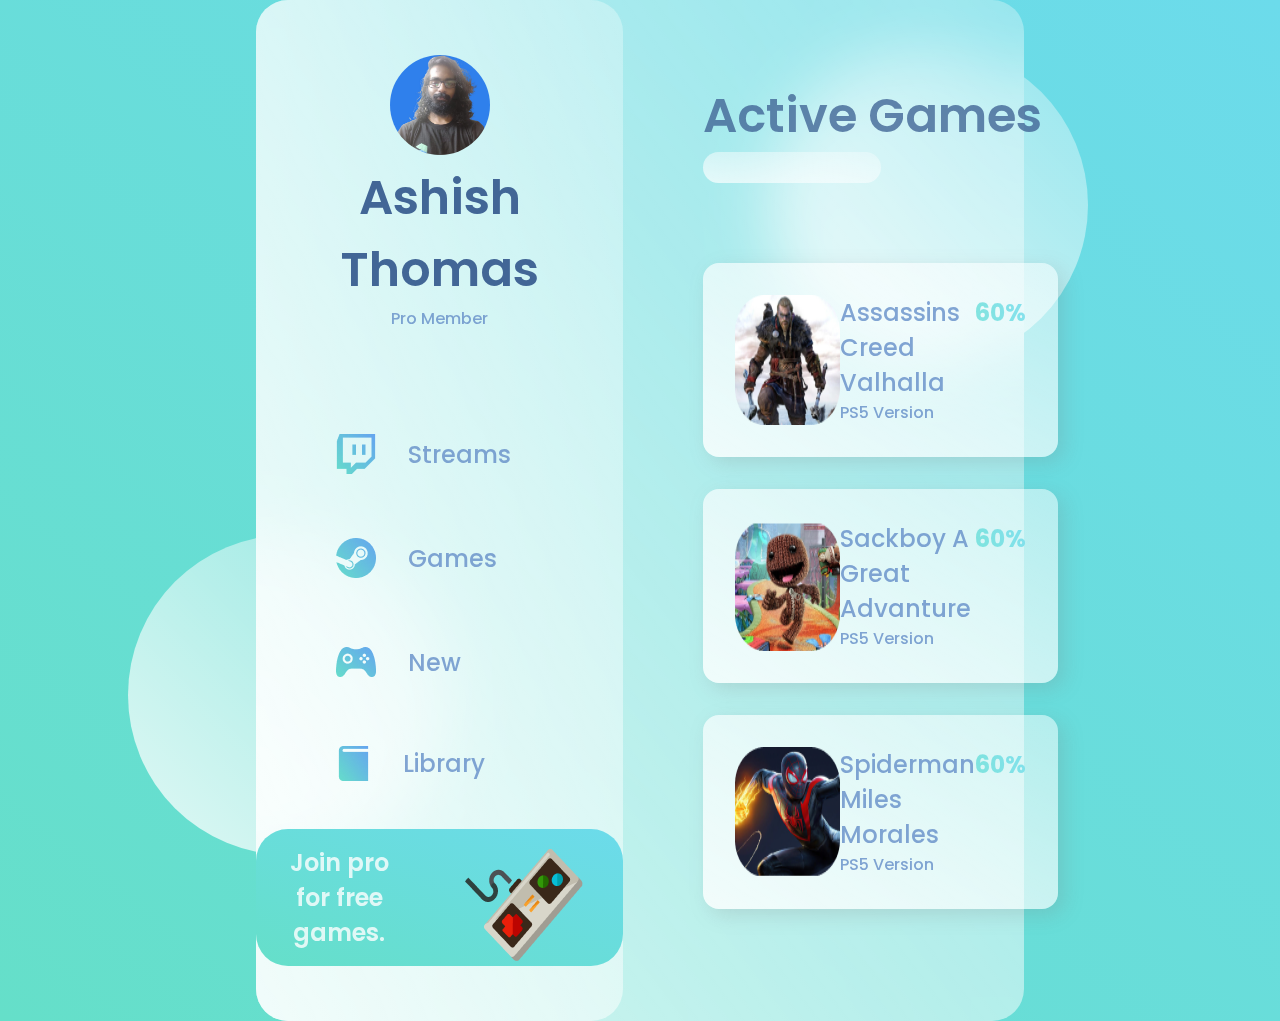
<file: glass-website/index.html>
<!DOCTYPE html>
<html lang="en">
<head>
    <meta charset="UTF-8">
    <meta http-equiv="X-UA-Compatible" content="IE=edge">
    <meta name="viewport" content="width=device-width, initial-scale=1.0">
    <link rel="preconnect" href="https://fonts.googleapis.com">
<link rel="preconnect" href="https://fonts.gstatic.com" crossorigin>
<link href="https://fonts.googleapis.com/css2?family=Poppins:wght@400;500;700&display=swap" rel="stylesheet">
    <link rel="stylesheet" href="styles.css">
    <title>Document</title>
</head>
<body>
    <main>
        <section class="glass">
<div class="dashboard">
    <div class="user">
        <img src="./images/avatar.png" alt="" />
        <h3>Ashish Thomas</h3>
        <p>Pro Member</p>
    </div>
    <div class="links">
            <div class="link">
                <img src="./images/twitch.png" alt="" />
                <h2>Streams</h2>
              </div>
              <div class="link">
                <img src="./images/steam.png" alt="" />
                <h2>Games</h2>
              </div>
              <div class="link">
                <img src="./images/upcoming.png" alt="" />
                <h2>New</h2>
              </div>
              <div class="link">
                <img src="./images/library.png" alt="" />
                <h2>Library</h2>
              </div>
        <div class="pro">
            <h2>Join pro for free games.</h2>
            <img src="./images/controller.png" alt="">
        </div>
    </div>
</div>
<div class="games">
    <div class="status">
        <h1>Active Games</h1>
        <input type="text">
    </div>
    <div class="cards">
        <div class="card">
          <img src="./images/assassins.png" alt="" />
          <div class="card-info">
            <h2>Assassins Creed Valhalla</h2>
            <p>PS5 Version</p>
            <div class="progress"></div>
          </div>
          <h2 class="percentage">60%</h2>
        </div>
        <div class="card">
          <img src="./images/sackboy.png" alt="" />
          <div class="card-info">
            <h2>Sackboy A Great Advanture</h2>
            <p>PS5 Version</p>
            <div class="progress"></div>
          </div>
          <h2 class="percentage">60%</h2>
        </div>
        <div class="card">
          <img src="./images/spiderman.png" alt="" />
          <div class="card-info">
            <h2>Spiderman Miles Morales</h2>
            <p>PS5 Version</p>
            <div class="progress"></div>
          </div>
          <h2 class="percentage">60%</h2>
        </div>
      </div>    
</div>
        </section>
    </main>
    <div class="circle1"></div>
    <div class="circle2"></div>
</body>
</html>
</file>
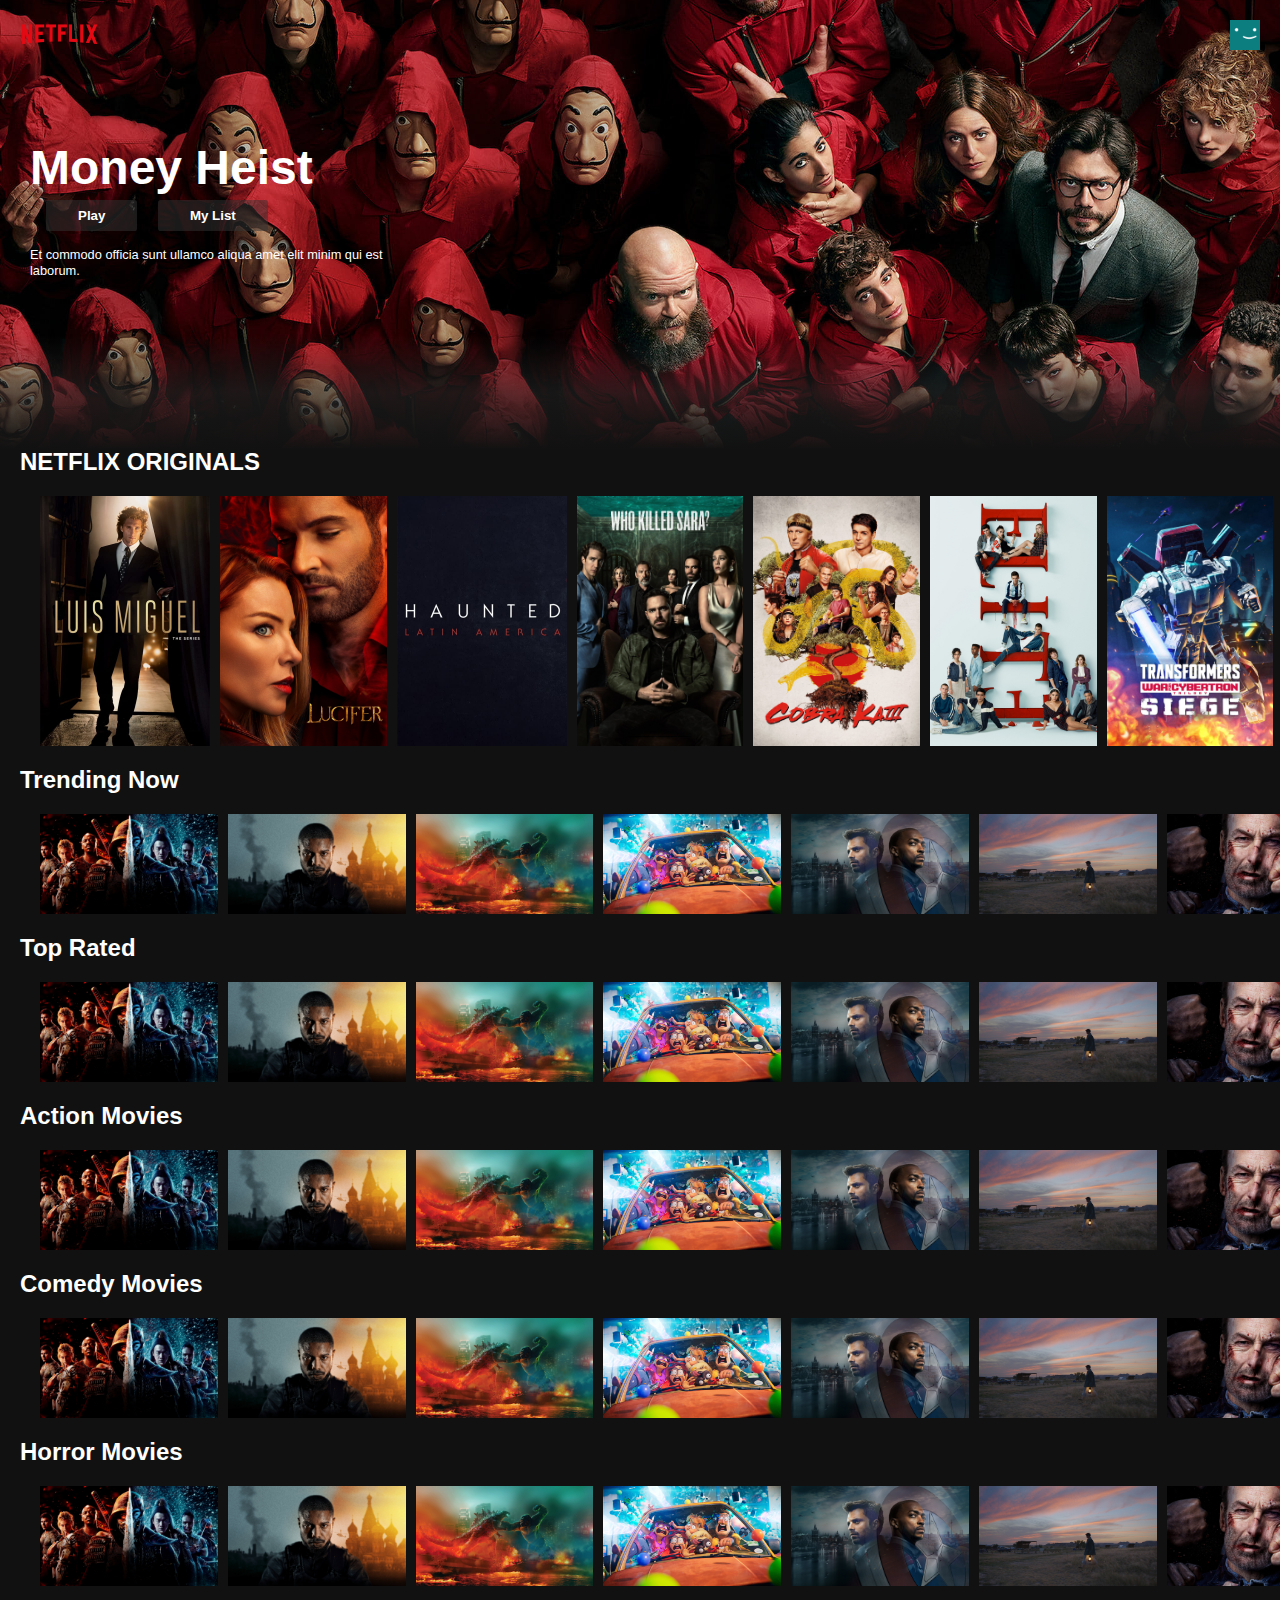
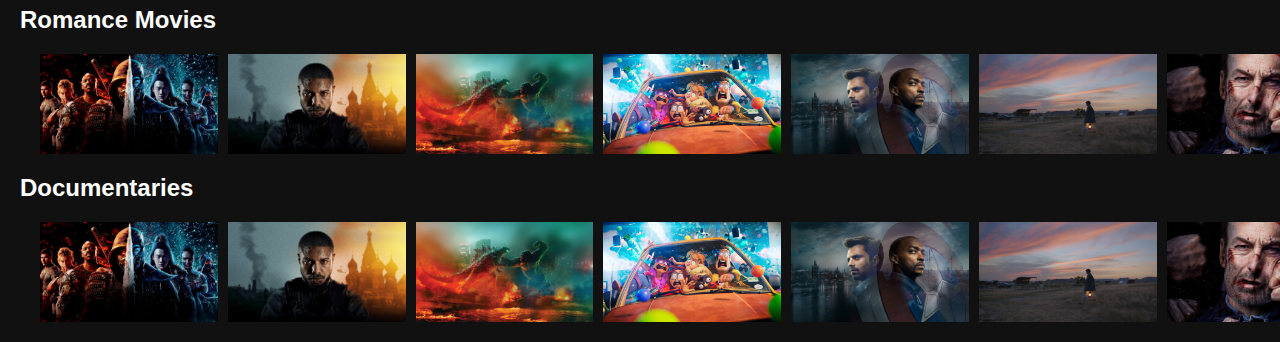
<file: netflix-clone/index.html>
<!DOCTYPE html>
<html lang="en">
<head>
    <meta charset="UTF-8">
    <meta http-equiv="X-UA-Compatible" content="IE=edge">
    <meta name="viewport" content="width=device-width, initial-scale=1.0">
    <title>Netflix Clone</title>
<link rel="stylesheet" href="styles.css">

</head>
<body>
<div class="nav" id="nav">
    <img src="images/netflix-logo.png" alt="" class="nav__logo">
    <img src="images/netflix-avatar.png" alt="" class="nav__avatar">
</div>
    <!-- Header -->
    <div class="banner">
        <div class="banner__contents">
            <h1 class="banner_title">
                Money Heist
            </h1>
            <div class="banner__buttons">
                <button class="banner__button">
                    Play
                </button>
                <button class="banner__button">
                    My List
                </button>
            </div>
            <div class="banner_description">
                Et commodo officia sunt ullamco aliqua amet elit minim qui est laborum.
            </div>
        </div>
        <div class="banner--fadeBottom"></div>

    </div>
    <!-- Netflix Originals -->
    <div class="row">
        <h2>NETFLIX ORIGINALS</h2>
        <div class="row__posters">
            <img src="images/large-movie1.jpg" alt="" class="row__poster row__posterLarge">
            <img src="images/large-movie2.jpg" alt="" class="row__poster row__posterLarge">
            <img src="images/large-movie3.jpg" alt="" class="row__poster row__posterLarge">
            <img src="images/large-movie4.jpg" alt="" class="row__poster row__posterLarge">
            <img src="images/large-movie5.jpg" alt="" class="row__poster row__posterLarge">
            <img src="images/large-movie6.jpg" alt="" class="row__poster row__posterLarge">
            <img src="images/large-movie7.jpg" alt="" class="row__poster row__posterLarge">
            <img src="images/large-movie8.jpg" alt="" class="row__poster row__posterLarge">
            <img src="images/large-movie1.jpg" alt="" class="row__poster row__posterLarge">
            <img src="images/large-movie2.jpg" alt="" class="row__poster row__posterLarge">
            <img src="images/large-movie3.jpg" alt="" class="row__poster row__posterLarge">
            <img src="images/large-movie4.jpg" alt="" class="row__poster row__posterLarge">
            <img src="images/large-movie5.jpg" alt="" class="row__poster row__posterLarge">
            <img src="images/large-movie6.jpg" alt="" class="row__poster row__posterLarge">
            <img src="images/large-movie7.jpg" alt="" class="row__poster row__posterLarge">
            <img src="images/large-movie8.jpg" alt="" class="row__poster row__posterLarge">
        </div>
    </div>
    <!-- Trending Now -->
    <div class="row">
        <h2>Trending Now</h2>
        <div class="row__posters">
            <img src="images/small-movie1.jpg" alt="" class="row__poster">
            <img src="images/small-movie2.jpg" alt="" class="row__poster">
            <img src="images/small-movie3.jpg" alt="" class="row__poster">
            <img src="images/small-movie4.jpg" alt="" class="row__poster">
            <img src="images/small-movie5.jpg" alt="" class="row__poster">
            <img src="images/small-movie6.jpg" alt="" class="row__poster">
            <img src="images/small-movie7.jpg" alt="" class="row__poster">
            <img src="images/small-movie8.jpg" alt="" class="row__poster">
            <img src="images/small-movie1.jpg" alt="" class="row__poster">
            <img src="images/small-movie2.jpg" alt="" class="row__poster">
            <img src="images/small-movie3.jpg" alt="" class="row__poster">
            <img src="images/small-movie4.jpg" alt="" class="row__poster">
            <img src="images/small-movie5.jpg" alt="" class="row__poster">
            <img src="images/small-movie6.jpg" alt="" class="row__poster">
            <img src="images/small-movie7.jpg" alt="" class="row__poster">
            <img src="images/small-movie8.jpg" alt="" class="row__poster">
        </div>
    </div>
    <!-- Top Rated -->
    <div class="row">
        <h2>Top Rated</h2>
        <div class="row__posters">
            <img src="images/small-movie1.jpg" alt="" class="row__poster">
            <img src="images/small-movie2.jpg" alt="" class="row__poster">
            <img src="images/small-movie3.jpg" alt="" class="row__poster">
            <img src="images/small-movie4.jpg" alt="" class="row__poster">
            <img src="images/small-movie5.jpg" alt="" class="row__poster">
            <img src="images/small-movie6.jpg" alt="" class="row__poster">
            <img src="images/small-movie7.jpg" alt="" class="row__poster">
            <img src="images/small-movie8.jpg" alt="" class="row__poster">
            <img src="images/small-movie1.jpg" alt="" class="row__poster">
            <img src="images/small-movie2.jpg" alt="" class="row__poster">
            <img src="images/small-movie3.jpg" alt="" class="row__poster">
            <img src="images/small-movie4.jpg" alt="" class="row__poster">
            <img src="images/small-movie5.jpg" alt="" class="row__poster">
            <img src="images/small-movie6.jpg" alt="" class="row__poster">
            <img src="images/small-movie7.jpg" alt="" class="row__poster">
            <img src="images/small-movie8.jpg" alt="" class="row__poster">
        </div>
    </div>
    <!-- Action Movies -->
    <div class="row">
        <h2>Action Movies</h2>
        <div class="row__posters">
            <img src="images/small-movie1.jpg" alt="" class="row__poster">
            <img src="images/small-movie2.jpg" alt="" class="row__poster">
            <img src="images/small-movie3.jpg" alt="" class="row__poster">
            <img src="images/small-movie4.jpg" alt="" class="row__poster">
            <img src="images/small-movie5.jpg" alt="" class="row__poster">
            <img src="images/small-movie6.jpg" alt="" class="row__poster">
            <img src="images/small-movie7.jpg" alt="" class="row__poster">
            <img src="images/small-movie8.jpg" alt="" class="row__poster">
            <img src="images/small-movie1.jpg" alt="" class="row__poster">
            <img src="images/small-movie2.jpg" alt="" class="row__poster">
            <img src="images/small-movie3.jpg" alt="" class="row__poster">
            <img src="images/small-movie4.jpg" alt="" class="row__poster">
            <img src="images/small-movie5.jpg" alt="" class="row__poster">
            <img src="images/small-movie6.jpg" alt="" class="row__poster">
            <img src="images/small-movie7.jpg" alt="" class="row__poster">
            <img src="images/small-movie8.jpg" alt="" class="row__poster">
        </div>
    </div>
    <!-- Comedy Movies -->
    <div class="row">
        <h2>Comedy Movies</h2>
        <div class="row__posters">
            <img src="images/small-movie1.jpg" alt="" class="row__poster">
            <img src="images/small-movie2.jpg" alt="" class="row__poster">
            <img src="images/small-movie3.jpg" alt="" class="row__poster">
            <img src="images/small-movie4.jpg" alt="" class="row__poster">
            <img src="images/small-movie5.jpg" alt="" class="row__poster">
            <img src="images/small-movie6.jpg" alt="" class="row__poster">
            <img src="images/small-movie7.jpg" alt="" class="row__poster">
            <img src="images/small-movie8.jpg" alt="" class="row__poster">
            <img src="images/small-movie1.jpg" alt="" class="row__poster">
            <img src="images/small-movie2.jpg" alt="" class="row__poster">
            <img src="images/small-movie3.jpg" alt="" class="row__poster">
            <img src="images/small-movie4.jpg" alt="" class="row__poster">
            <img src="images/small-movie5.jpg" alt="" class="row__poster">
            <img src="images/small-movie6.jpg" alt="" class="row__poster">
            <img src="images/small-movie7.jpg" alt="" class="row__poster">
            <img src="images/small-movie8.jpg" alt="" class="row__poster">
        </div>
    </div>

        <!-- Horror Movies -->
        <div class="row">
            <h2>Horror Movies</h2>
            <div class="row__posters">
                <img src="images/small-movie1.jpg" alt="" class="row__poster">
                <img src="images/small-movie2.jpg" alt="" class="row__poster">
                <img src="images/small-movie3.jpg" alt="" class="row__poster">
                <img src="images/small-movie4.jpg" alt="" class="row__poster">
                <img src="images/small-movie5.jpg" alt="" class="row__poster">
                <img src="images/small-movie6.jpg" alt="" class="row__poster">
                <img src="images/small-movie7.jpg" alt="" class="row__poster">
                <img src="images/small-movie8.jpg" alt="" class="row__poster">
                <img src="images/small-movie1.jpg" alt="" class="row__poster">
                <img src="images/small-movie2.jpg" alt="" class="row__poster">
                <img src="images/small-movie3.jpg" alt="" class="row__poster">
                <img src="images/small-movie4.jpg" alt="" class="row__poster">
                <img src="images/small-movie5.jpg" alt="" class="row__poster">
                <img src="images/small-movie6.jpg" alt="" class="row__poster">
                <img src="images/small-movie7.jpg" alt="" class="row__poster">
                <img src="images/small-movie8.jpg" alt="" class="row__poster">
            </div>
        </div>


        
        <!-- Romance Movies -->
        <div class="row">
            <h2>Romance Movies</h2>
            <div class="row__posters">
                <img src="images/small-movie1.jpg" alt="" class="row__poster">
                <img src="images/small-movie2.jpg" alt="" class="row__poster">
                <img src="images/small-movie3.jpg" alt="" class="row__poster">
                <img src="images/small-movie4.jpg" alt="" class="row__poster">
                <img src="images/small-movie5.jpg" alt="" class="row__poster">
                <img src="images/small-movie6.jpg" alt="" class="row__poster">
                <img src="images/small-movie7.jpg" alt="" class="row__poster">
                <img src="images/small-movie8.jpg" alt="" class="row__poster">
                <img src="images/small-movie1.jpg" alt="" class="row__poster">
                <img src="images/small-movie2.jpg" alt="" class="row__poster">
                <img src="images/small-movie3.jpg" alt="" class="row__poster">
                <img src="images/small-movie4.jpg" alt="" class="row__poster">
                <img src="images/small-movie5.jpg" alt="" class="row__poster">
                <img src="images/small-movie6.jpg" alt="" class="row__poster">
                <img src="images/small-movie7.jpg" alt="" class="row__poster">
                <img src="images/small-movie8.jpg" alt="" class="row__poster">
            </div>
        </div>

                <!-- Documentaries -->
                <div class="row">
                    <h2>Documentaries</h2>
                    <div class="row__posters">
                        <img src="images/small-movie1.jpg" alt="" class="row__poster">
                        <img src="images/small-movie2.jpg" alt="" class="row__poster">
                        <img src="images/small-movie3.jpg" alt="" class="row__poster">
                        <img src="images/small-movie4.jpg" alt="" class="row__poster">
                        <img src="images/small-movie5.jpg" alt="" class="row__poster">
                        <img src="images/small-movie6.jpg" alt="" class="row__poster">
                        <img src="images/small-movie7.jpg" alt="" class="row__poster">
                        <img src="images/small-movie8.jpg" alt="" class="row__poster">
                        <img src="images/small-movie1.jpg" alt="" class="row__poster">
                        <img src="images/small-movie2.jpg" alt="" class="row__poster">
                        <img src="images/small-movie3.jpg" alt="" class="row__poster">
                        <img src="images/small-movie4.jpg" alt="" class="row__poster">
                        <img src="images/small-movie5.jpg" alt="" class="row__poster">
                        <img src="images/small-movie6.jpg" alt="" class="row__poster">
                        <img src="images/small-movie7.jpg" alt="" class="row__poster">
                        <img src="images/small-movie8.jpg" alt="" class="row__poster">
                    </div>
                </div>
    

<script>
    const nav = document.getElementById('nav');
    window.addEventListener('scroll',()=>{
        if(window.scrollY>=100){
            nav.classList.add('nav__black')
        }else{
            nav.classList.remove('nav__black')
        }
    })
</script>

</body>
</html>
</file>
<file: glass-website/styles.css>
*{
    margin: 0;
    padding: 0;
    box-sizing: border-box;
}

h1{
    font-weight: 600;
    font-size: 3rem;
    opacity: .8;
    color: #426696;
}
h2,
p{
    font-weight: 500;
    opacity: .8;
    color: #658ec8;
}

h3{
    font-weight: 600;
    font-size: 3rem;
    color: #426696;   
}

main{
    font-family: "Poppins", sans-serif;
    min-height: 100vh;
    background: linear-gradient(to right top,#65dfc9,#6cdbeb);
    display: flex;
    align-items: center;
    justify-content: center;
}

.glass {
    background:white;
    min-height: 80vh;
    width: 60%;
    background: linear-gradient(to right top,rgba(255,255,255,0.7),rgba(255,255,255,0.3));
    border-radius: 2rem;
    z-index: 2;
    backdrop-filter: blur(2rem);
    display: flex;
}

.circle1,
.circle2{
    background: white;
    background: linear-gradient(to right top,rgba(255,255,255,0.8),rgba(255,255,255,0.3));
    height: 20rem;
    width: 20rem;
    position: absolute;
    border-radius: 50%;
}

.circle1{
    top:5%;
    right: 15%;
}

.circle2{
    bottom: 5%;
    left: 10%;
}

.dashboard{
    flex: 1;
    display: flex;
    flex-direction: column;
    align-items: center;
    background: linear-gradient(to right top,rgba(255,255,255,0.7),rgba(255,255,255,0.3));
    justify-content: space-evenly;
    text-align: center;
    border-radius: 2rem;
}

.link{
    display: flex;
    margin:2rem 0rem;
    padding: 1rem 5rem;
    align-items: center;
}
.link h2{
    padding: 0rem 2rem;
}

.games{
    flex: 2;
}
.pro{
    color: white;
    border-radius: 2rem;
    background: linear-gradient(to right top,#65dfc9,#6cdbeb);
    padding: 1rem;
    position: relative;
}
.user img{
width: 100px;
height: 100px;
border-radius: 100%;
}
.pro img{
    position: absolute;
    top: -10%;
    right: 10%;
}

.pro h2{
    width: 40%;
    color: white;
    font-weight: 600;
}
/* Games */
.status{
    margin-bottom: 3rem;
}


.status input{
    width: 50%;
    padding: 0.5rem;
    border: none;
    border-radius: 2rem;
    background: linear-gradient(to right top,rgba(255,255,255,0.7),rgba(255,255,255,0.3));
}

.games{
    margin: 5rem;
    display: flex;
    flex-direction: column;
    justify-content: space-evenly;
}

.card{
    justify-content: space-between;
    padding: 2rem;
    margin: 2rem 0rem;
    border-radius: 1rem;
    display: flex;
    box-shadow: 6px 6px 20px rgba(122, 122, 122, 0.212);
    background: linear-gradient(to right top,rgba(255,255,255,.8),rgba(255,255,255,0.5));
}

.progress {
    background: linear-gradient(to right top, #65dfc9, #6cdbeb);
    width: 100%;
    height: 25%;
    border-radius: 1rem;
    position: relative;
    overflow: hidden; 
  }

  .progress::after{
    content: "";
    width: 100%;
    height: 100%;
    background: rgb(236, 236, 236);
    position: absolute;
    left: 60%;
  }

  .card-info{
      display: flex;
      flex-direction: column;
      justify-content: space-between;
  }

  .percentage{
      font-weight: bold;
      background: linear-gradient(to right top, #65dfc9, #6cdbeb);
      -webkit-background-clip: text;
      -webkit-text-fill-color: transparent;
  }
</file>
<file: netflix-clone/styles.css>
* {
    margin: 0;
    box-sizing: border-box;
}

body{
    font-family: Arial, Helvetica, sans-serif;
    background-color: #111;
}

.row__poster{
    width: 100%;
    object-fit: contain;
    max-height: 100px;
    margin-right: 10px;
    transition: transform 450ms;
}
.row__posters{
    display: flex;
    overflow-y: hidden;
    overflow-x: scroll;
    padding: 20px;
}
.row__poster:hover{
    transform: scale(1.08);
}

.row__posters::-webkit-scrollbar{
    display: none;
}

.row__posterLarge{
    max-height: 250px;
}

.row__posterLarge:hover{
    transform: scale(1.09);
}

.row{
    color: white;
    margin-left: 20px;
}

.banner{
    background-image: url('images/banner.jpg');
    background-size: cover;
    background-position: center center;
    color: white;
    object-fit: contain;
    height: 448px;
}

.banner__contents{
    margin-left: 30px;
    padding-top: 140px;
    height: 190px;
}


.banner_title{
    font-size: 3rem;
    font-weight: 800;
    padding-bottom: 0.3rem;
}

.banner_description{
    width: 45rem;
    line-height: 1.3;
    padding-top: 1rem;
    font-size: 0.8rem;
    max-width: 360px;
    height: 180px;
}

.banner__button{
    cursor: pointer;
    color: #fff;
    outline: none;
    border: none;
    font-weight: 700;
    border-radius: 0.2vw;
    padding-left: 2rem;
    padding-right: 2rem;
    margin-left: 1rem;
    padding-top: 0.5rem;
    padding-bottom: 0.5rem;
    background-color: rgba(51,51,51,0.5);
}
.banner__button:hover{
    color:#000;
    background-color: #e6e6e6;
    transition: all 0.2s;  
}

.banner--fadeBottom{
margin-top: 145px;
height: 7.2rem;
background-image: linear-gradient(180deg,transparent,rgba(37,37,37,.61),#111);
}


.nav__logo{
    width: 80px;
    object-fit: contain;
}

.nav__avatar{
    width: 30px;
    object-fit: contain;
}

.nav{
    position: fixed;
    top:0;
    width: 100%;
    display: flex;
    justify-content: space-between;
    padding: 20px;
    z-index: 1;
    transition-timing-function: ease-in;
    transition: all 0.5s;
}

.nav__black{
    background-color: #111;
}
</file>
